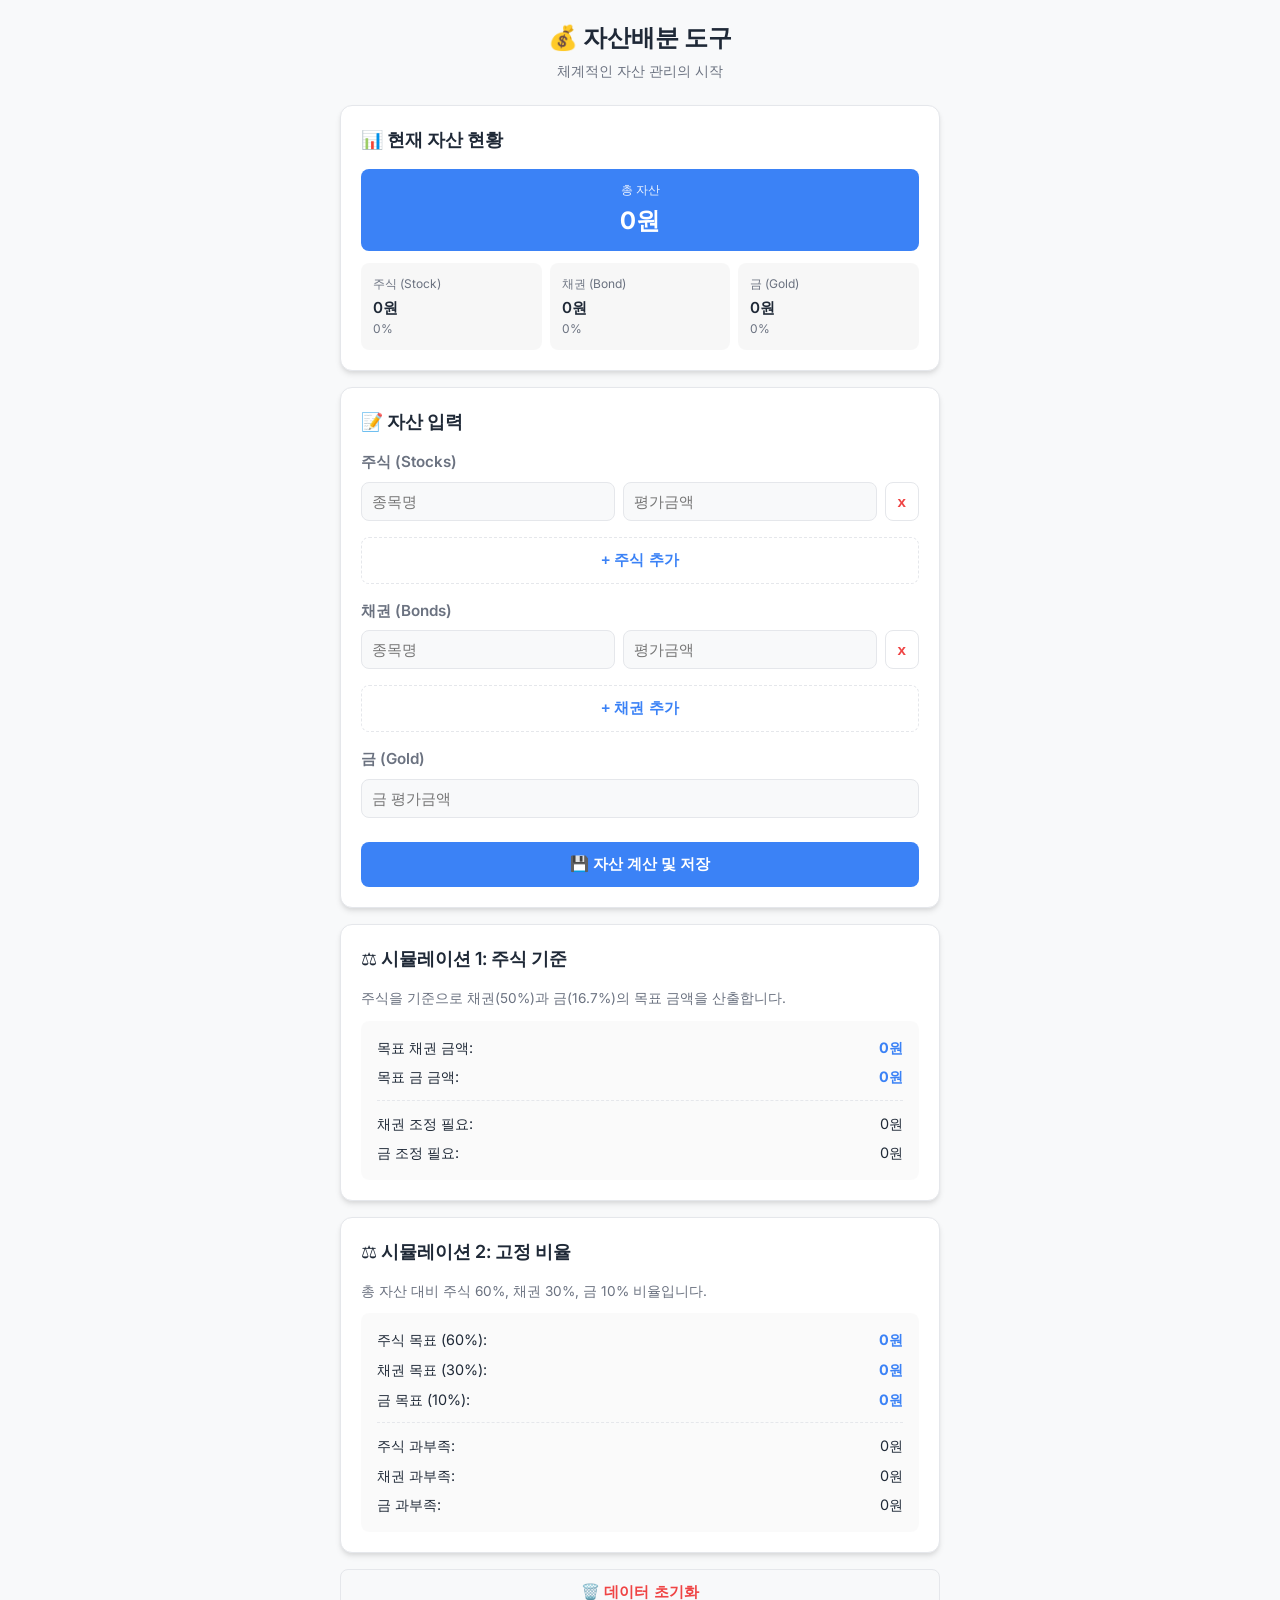
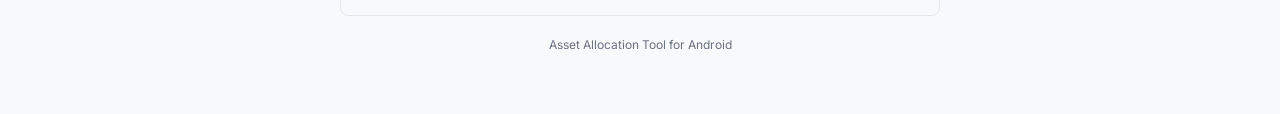
<file: android_web_app/index.html>
<!DOCTYPE html>
<html lang="ko">
<head>
    <meta charset="UTF-8">
    <meta name="viewport" content="width=device-width, initial-scale=1.0">
    <title>자산배분 도구</title>
    <link rel="stylesheet" href="style.css">
    <link href="https://fonts.googleapis.com/css2?family=Inter:wght@400;500;600;700&display=swap" rel="stylesheet">
</head>
<body>
    <div class="app-container">
        <header>
            <h1>💰 자산배분 도구</h1>
            <p class="subtitle">체계적인 자산 관리의 시작</p>
        </header>

        <main>
            <!-- Dashboard Section -->
            <section id="dashboard" class="card">
                <h2>📊 현재 자산 현황</h2>
                <div class="asset-summary">
                    <div class="summary-item total">
                        <span class="label">총 자산</span>
                        <span class="value" id="total-asset">0원</span>
                    </div>
                    <div class="summary-grid">
                        <div class="summary-item stock">
                            <span class="label">주식 (Stock)</span>
                            <span class="value" id="stock-asset">0원</span>
                            <span class="percent" id="stock-percent">0%</span>
                        </div>
                        <div class="summary-item bond">
                            <span class="label">채권 (Bond)</span>
                            <span class="value" id="bond-asset">0원</span>
                            <span class="percent" id="bond-percent">0%</span>
                        </div>
                        <div class="summary-item gold">
                            <span class="label">금 (Gold)</span>
                            <span class="value" id="gold-asset">0원</span>
                            <span class="percent" id="gold-percent">0%</span>
                        </div>
                    </div>
                </div>
            </section>

            <!-- Input Section -->
            <section id="input-section" class="card">
                <h2>📝 자산 입력</h2>
                
                <div class="input-group">
                    <h3>주식 (Stocks)</h3>
                    <div id="stock-list">
                        <!-- Stock items will be added here dynamically -->
                    </div>
                    <button class="btn-secondary" onclick="addStockInput()">+ 주식 추가</button>
                </div>

                <div class="input-group">
                    <h3>채권 (Bonds)</h3>
                    <div id="bond-list">
                        <!-- Bond items will be added here dynamically -->
                    </div>
                    <button class="btn-secondary" onclick="addBondInput()">+ 채권 추가</button>
                </div>

                <div class="input-group">
                    <h3>금 (Gold)</h3>
                    <div class="input-item">
                        <input type="number" id="gold-price" placeholder="금 평가금액">
                    </div>
                </div>

                <button class="btn-primary" onclick="calculateAssets()">💾 자산 계산 및 저장</button>
            </section>

            <!-- Simulation: Rebalancing 1 (Stock Split) -->
            <section id="rebal-1" class="card">
                <h2>⚖️ 시뮬레이션 1: 주식 기준</h2>
                <p class="desc">주식을 기준으로 채권(50%)과 금(16.7%)의 목표 금액을 산출합니다.</p>
                <div class="result-box">
                    <div class="result-row">
                        <span>목표 채권 금액:</span>
                        <span id="rebal1-bond-target" class="highlight">0원</span>
                    </div>
                    <div class="result-row">
                        <span>목표 금 금액:</span>
                        <span id="rebal1-gold-target" class="highlight">0원</span>
                    </div>
                    <hr>
                    <div class="result-row">
                        <span>채권 조정 필요:</span>
                        <span id="rebal1-bond-diff">0원</span>
                    </div>
                    <div class="result-row">
                        <span>금 조정 필요:</span>
                        <span id="rebal1-gold-diff">0원</span>
                    </div>
                </div>
            </section>

            <!-- Simulation: Rebalancing 2 (Fixed Ratio) -->
            <section id="rebal-2" class="card">
                <h2>⚖️ 시뮬레이션 2: 고정 비율</h2>
                <p class="desc">총 자산 대비 주식 60%, 채권 30%, 금 10% 비율입니다.</p>
                <div class="result-box">
                    <div class="result-row">
                        <span>주식 목표 (60%):</span>
                        <span id="rebal2-stock-target" class="highlight">0원</span>
                    </div>
                    <div class="result-row">
                        <span>채권 목표 (30%):</span>
                        <span id="rebal2-bond-target" class="highlight">0원</span>
                    </div>
                    <div class="result-row">
                        <span>금 목표 (10%):</span>
                        <span id="rebal2-gold-target" class="highlight">0원</span>
                    </div>
                    <hr>
                    <div class="result-row">
                        <span>주식 과부족:</span>
                        <span id="rebal2-stock-diff">0원</span>
                    </div>
                    <div class="result-row">
                        <span>채권 과부족:</span>
                        <span id="rebal2-bond-diff">0원</span>
                    </div>
                    <div class="result-row">
                        <span>금 과부족:</span>
                        <span id="rebal2-gold-diff">0원</span>
                    </div>
                </div>
            </section>

            <!-- Features -->
            <section class="tools">
                <button class="btn-danger" onclick="resetData()">🗑️ 데이터 초기화</button>
            </section>
        </main>

        <footer>
            <p>Asset Allocation Tool for Android</p>
        </footer>
    </div>
    <script src="script.js"></script>
</body>
</html>
</file>
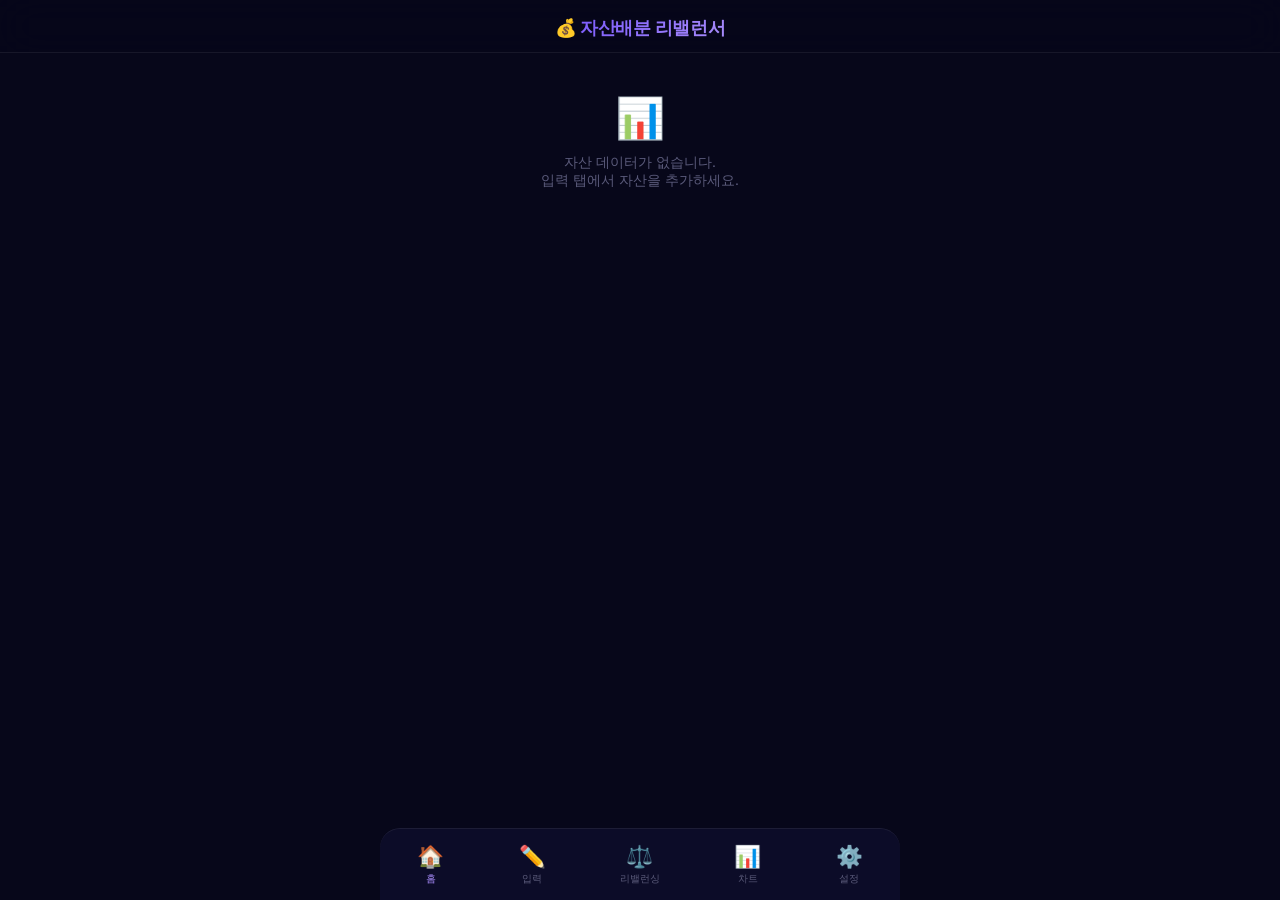
<file: mobile/index.html>
<!DOCTYPE html>
<html lang="ko">
<head>
  <meta charset="UTF-8">
  <meta name="viewport" content="width=device-width, initial-scale=1.0, maximum-scale=1.0, user-scalable=no">
  <meta name="apple-mobile-web-app-capable" content="yes">
  <meta name="apple-mobile-web-app-status-bar-style" content="black-translucent">
  <meta name="theme-color" content="#07071a">
  <meta name="description" content="자산배분 리밸런싱 모바일 앱 - 주식, 채권, 금 포트폴리오 관리">
  <link rel="manifest" href="manifest.json">
  <link rel="apple-touch-icon" href="icon-192.png">
  <title>자산배분 리밸런서</title>
  <link rel="stylesheet" href="style.css">
</head>
<body>
  <header class="header">
    <h1>💰 <span>자산배분 리밸런서</span></h1>
  </header>

  <main>
    <div id="tab-dashboard" class="tab-panel active"></div>
    <div id="tab-input" class="tab-panel"></div>
    <div id="tab-rebal" class="tab-panel"></div>
    <div id="tab-chart" class="tab-panel"></div>
    <div id="tab-settings" class="tab-panel"></div>
  </main>

  <nav class="bottom-nav">
    <button class="nav-item active" data-tab="dashboard" onclick="switchTab('dashboard')"><span class="icon">🏠</span>홈</button>
    <button class="nav-item" data-tab="input" onclick="switchTab('input')"><span class="icon">✏️</span>입력</button>
    <button class="nav-item" data-tab="rebal" onclick="switchTab('rebal')"><span class="icon">⚖️</span>리밸런싱</button>
    <button class="nav-item" data-tab="chart" onclick="switchTab('chart')"><span class="icon">📊</span>차트</button>
    <button class="nav-item" data-tab="settings" onclick="switchTab('settings')"><span class="icon">⚙️</span>설정</button>
  </nav>

  <script src="app.js"></script>
  <script>if('serviceWorker' in navigator) navigator.serviceWorker.register('./sw.js');</script>
</body>
</html>
</file>
<file: android_web_app/style.css>
:root {
    --bg-color: #f8f9fa;
    --card-bg: #ffffff;
    --text-primary: #1f2937;
    --text-secondary: #6b7280;
    --primary-color: #3b82f6;
    --primary-hover: #2563eb;
    --success-color: #10b981;
    --warning-color: #f59e0b;
    --danger-color: #ef4444;
    --border-color: #e5e7eb;
    --shadow: 0 4px 6px -1px rgba(0, 0, 0, 0.1), 0 2px 4px -1px rgba(0, 0, 0, 0.06);
    --radius: 12px;
}

@media (prefers-color-scheme: dark) {
    :root {
        --bg-color: #111827;
        --card-bg: #1f2937;
        --text-primary: #f9fafb;
        --text-secondary: #9ca3af;
        --primary-color: #60a5fa;
        --primary-hover: #3b82f6;
        --border-color: #374151;
    }
}

* {
    box-sizing: border-box;
    margin: 0;
    padding: 0;
}

body {
    font-family: 'Inter', system-ui, -apple-system, sans-serif;
    background-color: var(--bg-color);
    color: var(--text-primary);
    line-height: 1.5;
    padding: 20px;
}

.app-container {
    max-width: 600px;
    margin: 0 auto;
    padding-bottom: 40px;
}

header {
    text-align: center;
    margin-bottom: 24px;
}

h1 {
    font-size: 1.5rem;
    font-weight: 700;
    margin-bottom: 4px;
}

.subtitle {
    color: var(--text-secondary);
    font-size: 0.875rem;
}

.card {
    background-color: var(--card-bg);
    border-radius: var(--radius);
    padding: 20px;
    margin-bottom: 16px;
    box-shadow: var(--shadow);
    border: 1px solid var(--border-color);
}

h2 {
    font-size: 1.125rem;
    font-weight: 600;
    margin-bottom: 16px;
    display: flex;
    align-items: center;
    gap: 8px;
}

h3 {
    font-size: 0.95rem;
    font-weight: 600;
    margin: 16px 0 8px;
    color: var(--text-secondary);
}

/* Dashboard */
.summary-item {
    display: flex;
    flex-direction: column;
    padding: 12px;
    background-color: rgba(0,0,0,0.03);
    border-radius: 8px;
}

.summary-item.total {
    background-color: var(--primary-color);
    color: white;
    align-items: center;
    margin-bottom: 12px;
}

.summary-item.total .label {
    color: rgba(255,255,255,0.9);
}

.summary-item.total .value {
    font-size: 1.5rem;
    font-weight: 700;
    color: white;
}

.summary-grid {
    display: grid;
    grid-template-columns: repeat(3, 1fr);
    gap: 8px;
}

.summary-item .label {
    font-size: 0.75rem;
    color: var(--text-secondary);
    margin-bottom: 4px;
}

.summary-item .value {
    font-size: 0.95rem;
    font-weight: 600;
}

.summary-item .percent {
    font-size: 0.75rem;
    color: var(--text-secondary);
}

/* Inputs */
.input-item {
    display: flex;
    gap: 8px;
    margin-bottom: 8px;
}

input {
    width: 100%;
    padding: 10px;
    border-radius: 8px;
    border: 1px solid var(--border-color);
    background-color: var(--bg-color);
    color: var(--text-primary);
    font-size: 0.95rem;
}

input:focus {
    outline: none;
    border-color: var(--primary-color);
    box-shadow: 0 0 0 2px rgba(59, 130, 246, 0.2);
}

/* Buttons */
button {
    width: 100%;
    padding: 12px;
    border: none;
    border-radius: 8px;
    font-weight: 600;
    cursor: pointer;
    transition: all 0.2s;
    font-size: 0.95rem;
}

.btn-primary {
    background-color: var(--primary-color);
    color: white;
    margin-top: 16px;
}

.btn-primary:active {
    transform: scale(0.98);
}

.btn-secondary {
    background-color: transparent;
    color: var(--primary-color);
    border: 1px dashed var(--border-color);
    margin-top: 8px;
}

.btn-secondary:hover {
    background-color: rgba(59, 130, 246, 0.05);
    border-color: var(--primary-color);
}

.btn-danger {
    background-color: transparent;
    color: var(--danger-color);
    border: 1px solid var(--border-color);
}

/* Results */
.result-box {
    background-color: rgba(0,0,0,0.02);
    padding: 16px;
    border-radius: 8px;
}

.result-row {
    display: flex;
    justify-content: space-between;
    margin-bottom: 8px;
    font-size: 0.9rem;
}

.result-row:last-child {
    margin-bottom: 0;
}

.highlight {
    font-weight: 700;
    color: var(--primary-color);
}

hr {
    border: none;
    border-top: 1px dashed var(--border-color);
    margin: 12px 0;
}

.desc {
    font-size: 0.85rem;
    color: var(--text-secondary);
    margin-bottom: 12px;
}

footer {
    text-align: center;
    color: var(--text-secondary);
    font-size: 0.75rem;
    margin-top: 20px;
}
</file>
<file: mobile/style.css>
@import url('https://fonts.googleapis.com/css2?family=Inter:wght@400;500;600;700;800&display=swap');

:root {
  --bg: #07071a; --bg2: #0e0e2a; --bg3: #161640;
  --card: rgba(22,22,64,0.55); --card-border: rgba(255,255,255,0.07);
  --text: #eeeef5; --text2: #9898b8; --text3: #5a5a7a;
  --accent: #7c5cfc; --accent2: #a78bfa;
  --stock: #f43f5e; --bond: #3b82f6; --gold: #f59e0b; --cash: #10b981;
  --pos: #10b981; --neg: #ef4444;
  --r: 16px; --rs: 10px;
}
*, *::before, *::after { box-sizing: border-box; margin: 0; padding: 0; }
html { font-size: 16px; }
body {
  font-family: 'Inter', -apple-system, sans-serif;
  background: var(--bg); color: var(--text);
  min-height: 100dvh; overflow-x: hidden;
  -webkit-tap-highlight-color: transparent;
}
/* Header */
.header {
  position: sticky; top: 0; z-index: 100;
  padding: 16px 20px 12px; text-align: center;
  background: rgba(7,7,26,0.85); backdrop-filter: blur(20px);
  border-bottom: 1px solid var(--card-border);
}
.header h1 { font-size: 1.1rem; font-weight: 700; letter-spacing: -0.3px; }
.header h1 span { background: linear-gradient(135deg, var(--accent), var(--accent2)); -webkit-background-clip: text; -webkit-text-fill-color: transparent; }

/* Main */
main { padding: 0 16px 100px; max-width: 520px; margin: 0 auto; }
.tab-panel { display: none; animation: fadeIn .3s ease; }
.tab-panel.active { display: block; }
@keyframes fadeIn { from { opacity: 0; transform: translateY(8px); } to { opacity: 1; transform: translateY(0); } }

/* Bottom Nav */
.bottom-nav {
  position: fixed; bottom: 0; left: 0; right: 0; z-index: 100;
  display: flex; justify-content: space-around; align-items: center;
  padding: 8px 0 max(8px, env(safe-area-inset-bottom));
  background: rgba(14,14,42,0.92); backdrop-filter: blur(24px);
  border-top: 1px solid var(--card-border);
}
.nav-item {
  display: flex; flex-direction: column; align-items: center; gap: 3px;
  padding: 6px 12px; border: none; background: none; color: var(--text3);
  font-size: .65rem; font-family: inherit; cursor: pointer; transition: color .2s;
}
.nav-item .icon { font-size: 1.35rem; }
.nav-item.active { color: var(--accent2); }

/* Cards */
.card {
  background: var(--card); border: 1px solid var(--card-border);
  border-radius: var(--r); padding: 16px; margin-bottom: 12px;
  backdrop-filter: blur(12px); transition: transform .2s;
}
.card:active { transform: scale(0.985); }
.card-header { display: flex; justify-content: space-between; align-items: center; margin-bottom: 10px; }
.card-title { font-size: .85rem; font-weight: 600; color: var(--text2); }

/* Hero number */
.hero { text-align: center; padding: 28px 0 20px; }
.hero-label { font-size: .75rem; color: var(--text2); margin-bottom: 6px; text-transform: uppercase; letter-spacing: 1px; }
.hero-value { font-size: 2rem; font-weight: 800; letter-spacing: -1px; }

/* Category cards grid */
.cat-grid { display: grid; grid-template-columns: 1fr 1fr; gap: 10px; margin-bottom: 16px; }
.cat-card {
  background: var(--card); border: 1px solid var(--card-border);
  border-radius: var(--r); padding: 14px; position: relative; overflow: hidden;
}
.cat-card::before {
  content: ''; position: absolute; top: 0; left: 0; right: 0; height: 3px;
}
.cat-card.stock::before { background: var(--stock); }
.cat-card.bond::before { background: var(--bond); }
.cat-card.gold::before { background: var(--gold); }
.cat-card.cash::before { background: var(--cash); }
.cat-label { font-size: .7rem; color: var(--text2); margin-bottom: 4px; }
.cat-value { font-size: 1.05rem; font-weight: 700; margin-bottom: 2px; }
.cat-pct { font-size: .75rem; font-weight: 600; }
.cat-card.stock .cat-pct { color: var(--stock); }
.cat-card.bond .cat-pct { color: var(--bond); }
.cat-card.gold .cat-pct { color: var(--gold); }
.cat-card.cash .cat-pct { color: var(--cash); }

/* Allocation bar */
.alloc-bar-wrap { margin-bottom: 20px; }
.alloc-bar-label { font-size: .7rem; color: var(--text3); margin-bottom: 6px; }
.alloc-bar {
  display: flex; height: 10px; border-radius: 5px; overflow: hidden;
  background: rgba(255,255,255,0.04);
}
.alloc-bar div { height: 100%; transition: width .5s ease; }
.alloc-bar .seg-stock { background: var(--stock); }
.alloc-bar .seg-bond { background: var(--bond); }
.alloc-bar .seg-gold { background: var(--gold); }
.alloc-bar .seg-cash { background: var(--cash); }

/* Section headers */
.section-title {
  font-size: .9rem; font-weight: 700; margin: 20px 0 12px;
  display: flex; align-items: center; gap: 8px;
}
.section-title .dot { width: 8px; height: 8px; border-radius: 50%; }

/* Form elements */
.input-group { margin-bottom: 10px; }
.input-group label { display: block; font-size: .7rem; color: var(--text2); margin-bottom: 4px; }
.input-group input, .input-group select {
  width: 100%; padding: 10px 12px; border-radius: var(--rs);
  border: 1px solid var(--card-border); background: rgba(255,255,255,0.04);
  color: var(--text); font-family: inherit; font-size: .9rem;
  transition: border-color .2s;
}
.input-group input:focus { outline: none; border-color: var(--accent); }
.input-row { display: grid; grid-template-columns: 1fr 1fr; gap: 8px; }
.input-row-3 { display: grid; grid-template-columns: 2fr 1.5fr 1fr; gap: 8px; }

/* Asset item card */
.asset-item {
  background: var(--card); border: 1px solid var(--card-border);
  border-radius: var(--r); padding: 14px; margin-bottom: 8px;
  position: relative;
}
.asset-item .remove-btn {
  position: absolute; top: 8px; right: 8px;
  width: 28px; height: 28px; border-radius: 50%;
  border: none; background: rgba(239,68,68,0.15); color: var(--neg);
  font-size: 1rem; cursor: pointer; display: flex; align-items: center; justify-content: center;
}
.add-btn {
  width: 100%; padding: 12px; border-radius: var(--r);
  border: 2px dashed var(--card-border); background: none;
  color: var(--accent2); font-family: inherit; font-size: .85rem;
  font-weight: 600; cursor: pointer; transition: all .2s; margin-bottom: 16px;
}
.add-btn:hover { border-color: var(--accent); background: rgba(124,92,252,0.05); }

/* Rebalancing results */
.result-card {
  background: var(--card); border: 1px solid var(--card-border);
  border-radius: var(--r); padding: 16px; margin-bottom: 12px;
}
.result-row {
  display: flex; justify-content: space-between; align-items: center;
  padding: 10px 0; border-bottom: 1px solid rgba(255,255,255,0.03);
}
.result-row:last-child { border-bottom: none; }
.result-label { font-size: .8rem; color: var(--text2); }
.result-value { font-size: .9rem; font-weight: 600; }
.result-value.pos { color: var(--pos); }
.result-value.neg { color: var(--neg); }

/* Collapsible sections */
.collapse-header {
  display: flex; justify-content: space-between; align-items: center;
  padding: 14px 16px; background: var(--card); border: 1px solid var(--card-border);
  border-radius: var(--r); margin-bottom: 8px; cursor: pointer;
  font-size: .85rem; font-weight: 600;
}
.collapse-header .arrow { transition: transform .3s; font-size: .8rem; }
.collapse-header.open .arrow { transform: rotate(180deg); }
.collapse-body { overflow: hidden; max-height: 0; transition: max-height .4s ease; }
.collapse-body.open { max-height: 2000px; }

/* Table */
.data-table { width: 100%; border-collapse: collapse; font-size: .78rem; }
.data-table th {
  text-align: left; padding: 10px 8px; color: var(--text3);
  border-bottom: 1px solid var(--card-border); font-weight: 600;
}
.data-table td { padding: 10px 8px; border-bottom: 1px solid rgba(255,255,255,0.03); }
.data-table tr:last-child td { border-bottom: none; }

/* Treemap */
.treemap-container {
  width: 100%; aspect-ratio: 4/3; position: relative;
  border-radius: var(--r); overflow: hidden; margin-bottom: 16px;
  background: var(--bg2);
}
.treemap-cell {
  position: absolute; display: flex; flex-direction: column;
  align-items: center; justify-content: center; text-align: center;
  padding: 4px; overflow: hidden; transition: opacity .2s;
  border: 1px solid rgba(0,0,0,0.3); cursor: pointer;
}
.treemap-cell:active { opacity: 0.8; }
.treemap-cell .tm-name { font-size: .7rem; font-weight: 700; color: #fff; text-shadow: 0 1px 3px rgba(0,0,0,.5); }
.treemap-cell .tm-val { font-size: .6rem; color: rgba(255,255,255,.85); }
.treemap-cell .tm-pct { font-size: .65rem; font-weight: 700; color: #fff; }

/* Buttons */
.btn {
  display: inline-flex; align-items: center; justify-content: center; gap: 6px;
  padding: 12px 20px; border-radius: var(--rs); border: none;
  font-family: inherit; font-size: .85rem; font-weight: 600;
  cursor: pointer; transition: all .2s; width: 100%;
}
.btn-primary { background: linear-gradient(135deg, var(--accent), var(--accent2)); color: #fff; }
.btn-primary:active { transform: scale(0.97); }
.btn-outline { background: none; border: 1px solid var(--card-border); color: var(--text2); }
.btn-danger { background: rgba(239,68,68,0.15); color: var(--neg); }
.btn + .btn { margin-top: 8px; }

/* Slider */
.slider-group { margin-bottom: 16px; }
.slider-group label { display: flex; justify-content: space-between; font-size: .8rem; margin-bottom: 6px; }
.slider-group input[type=range] {
  width: 100%; height: 6px; -webkit-appearance: none; appearance: none;
  background: rgba(255,255,255,0.08); border-radius: 3px; outline: none;
}
.slider-group input[type=range]::-webkit-slider-thumb {
  -webkit-appearance: none; width: 20px; height: 20px; border-radius: 50%;
  background: var(--accent); cursor: pointer;
}

/* Warning banner */
.warning-banner {
  background: rgba(245,158,11,0.1); border: 1px solid rgba(245,158,11,0.2);
  border-radius: var(--rs); padding: 12px 14px; margin-bottom: 16px;
  font-size: .78rem; color: var(--gold); display: flex; align-items: center; gap: 8px;
}
.info-banner {
  background: rgba(59,130,246,0.1); border: 1px solid rgba(59,130,246,0.2);
  border-radius: var(--rs); padding: 12px 14px; margin-bottom: 16px;
  font-size: .78rem; color: var(--bond);
}
.empty-state { text-align: center; padding: 40px 20px; color: var(--text3); }
.empty-state .icon { font-size: 2.5rem; margin-bottom: 12px; }
.empty-state p { font-size: .85rem; }

/* Seed input area */
.seed-area {
  display: flex; gap: 8px; align-items: flex-end; margin-bottom: 16px;
}
.seed-area .input-group { flex: 1; margin-bottom: 0; }
.seed-area .btn { width: auto; padding: 10px 16px; }

/* Ratio sum indicator */
.ratio-sum {
  text-align: center; padding: 10px; border-radius: var(--rs); margin-bottom: 16px;
  font-size: .85rem; font-weight: 600;
}
.ratio-sum.ok { background: rgba(16,185,129,0.1); color: var(--pos); }
.ratio-sum.bad { background: rgba(239,68,68,0.1); color: var(--neg); }

/* Tooltip */
.tooltip {
  position: fixed; z-index: 200; background: var(--bg3); border: 1px solid var(--card-border);
  border-radius: var(--rs); padding: 12px 16px; max-width: 260px;
  font-size: .8rem; pointer-events: none; opacity: 0; transition: opacity .2s;
  box-shadow: 0 8px 32px rgba(0,0,0,0.5);
}
.tooltip.show { opacity: 1; }

/* Responsive */
@media (min-width: 600px) {
  body { display: flex; flex-direction: column; align-items: center; }
  .header { width: 100%; }
  main { width: 100%; }
  .bottom-nav { max-width: 520px; left: 50%; transform: translateX(-50%); border-radius: 20px 20px 0 0; }
}
</file>
